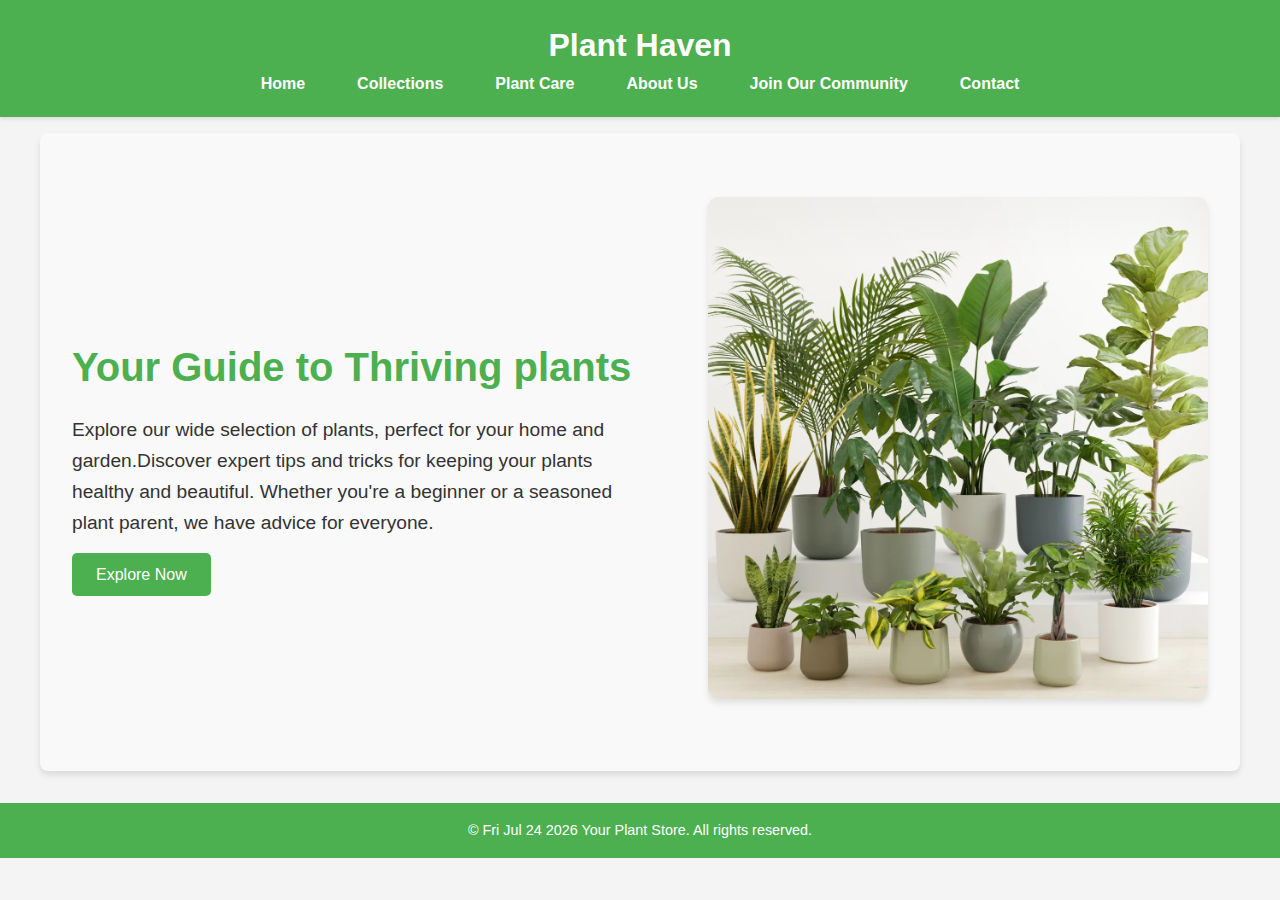
<file: index.html>
<!DOCTYPE html>
<html lang="en">
<head>
    <meta charset="UTF-8">
    <meta name="viewport" content="width=device-width, initial-scale=1.0">
    <title>Plant Store</title>
    <link rel="stylesheet" href="styles.css">
    <script src="script.js"></script>
</head>
<body>

    <!-- Header Section -->
    <header>
        <div class="container">
            <h1>Plant Haven</h1>
            <nav>
                <ul>
                    <li><a href="index.html">Home</a></li>
                    <li><a href="collections.html">Collections</a></li>
                    <li><a href="plant-care.html">Plant Care</a></li>
                    <li><a href="about.html">About Us</a></li>
                    <li><a href="join-community.html">Join Our Community</a></li>
                    <li><a href="contact.html">Contact</a></li>
                </ul>
            </nav>
        </div>
    </header>

   <!-- Hero Section -->
<section id="hero">
    <div class="hero-content">
        <div class="hero-text">
            <h2>Your Guide to Thriving plants</h2>
            <p>Explore our wide selection of plants, perfect for your home and garden.Discover expert tips and tricks for keeping your plants healthy and beautiful. Whether you're a beginner or a seasoned plant parent, we have advice for everyone.</p>
            <a href="collections.html" class="cta-button">Explore Now</a>
        </div>
        <div class="hero-image">
            <img src="images/hero-plant.jpg" alt="Beautiful green plants" />
        </div>
    </div>
</section>


    <!-- Footer Section -->
    <footer>
        <div class="container">
            <p>© <span id="footer-date"></span> Your Plant Store. All rights reserved.</p>
        </div>
    </footer>

</body>
</html>
</file>
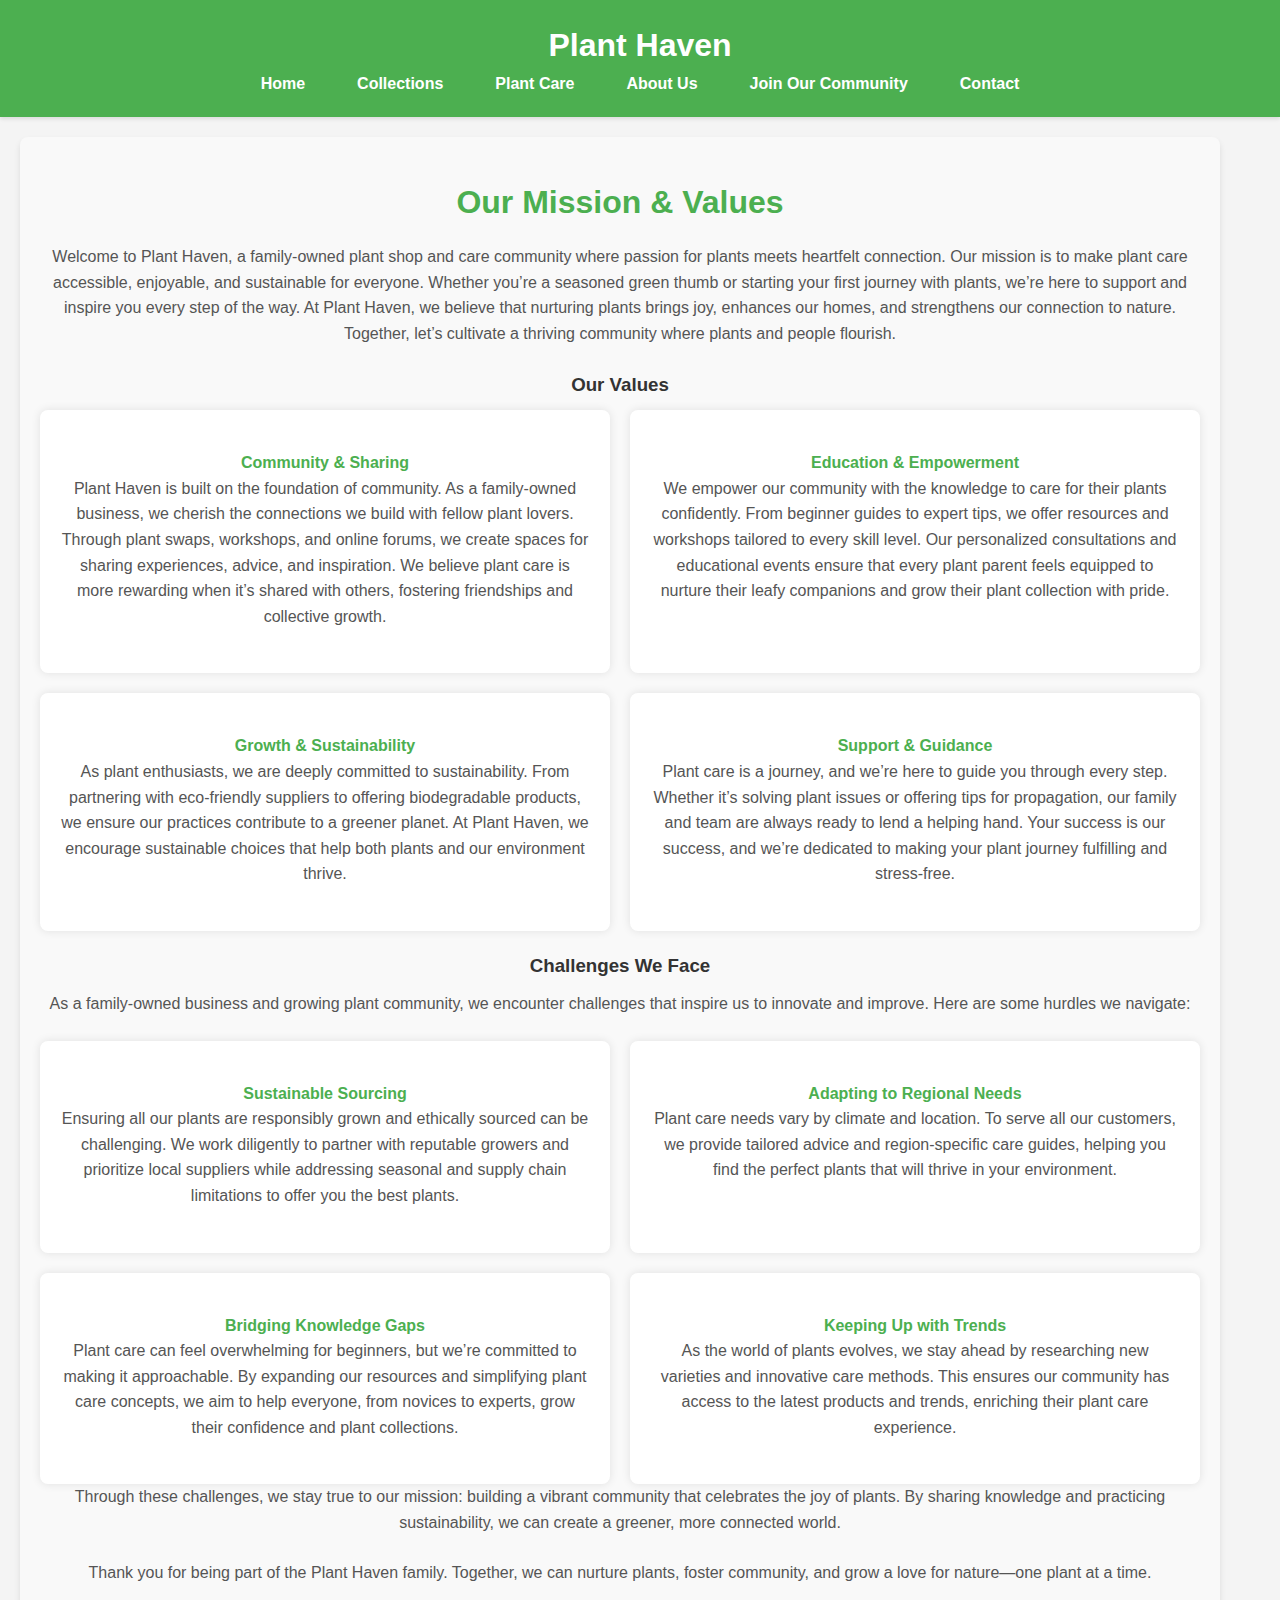
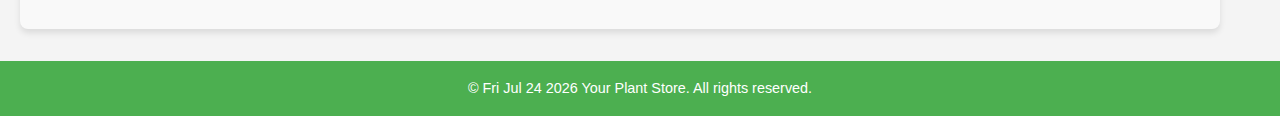
<file: about.html>
<!DOCTYPE html>
<html lang="en">
<head>
    <meta charset="UTF-8">
    <meta name="viewport" content="width=device-width, initial-scale=1.0">
    <title>About Us</title>
    <link rel="stylesheet" href="styles.css">
    <script src="script.js"></script>
</head>
<body>
    <header>
        <h1>Plant Haven</h1>
        <nav>
            <ul>
                <li><a href="index.html">Home</a></li>
                <li><a href="collections.html">Collections</a></li>
                <li><a href="plant-care.html">Plant Care</a></li>
                <li><a href="about.html">About Us</a></li>
                <li><a href="join-community.html">Join Our Community</a></li>
                <li><a href="contact.html">Contact</a></li>
            </ul>
        </nav>
    </header>

    <section class="about">
        <h2>Our Mission & Values</h2>
        <p>Welcome to Plant Haven, a family-owned plant shop and care community where passion for plants meets heartfelt connection. Our mission is to make plant care accessible, enjoyable, and sustainable for everyone. Whether you’re a seasoned green thumb or starting your first journey with plants, we’re here to support and inspire you every step of the way. At Plant Haven, we believe that nurturing plants brings joy, enhances our homes, and strengthens our connection to nature. Together, let’s cultivate a thriving community where plants and people flourish.</p>
        
        <h3>Our Values</h3>
        <div class="values">
            <div class="value">
                <h4>Community & Sharing</h4>
                <p>Plant Haven is built on the foundation of community. As a family-owned business, we cherish the connections we build with fellow plant lovers. Through plant swaps, workshops, and online forums, we create spaces for sharing experiences, advice, and inspiration. We believe plant care is more rewarding when it’s shared with others, fostering friendships and collective growth.</p>
            </div>
            <div class="value">
                <h4>Education & Empowerment</h4>
                <p>We empower our community with the knowledge to care for their plants confidently. From beginner guides to expert tips, we offer resources and workshops tailored to every skill level. Our personalized consultations and educational events ensure that every plant parent feels equipped to nurture their leafy companions and grow their plant collection with pride.</p>
            </div>
            <div class="value">
                <h4>Growth & Sustainability</h4>
                <p>As plant enthusiasts, we are deeply committed to sustainability. From partnering with eco-friendly suppliers to offering biodegradable products, we ensure our practices contribute to a greener planet. At Plant Haven, we encourage sustainable choices that help both plants and our environment thrive.</p>
            </div>
            <div class="value">
                <h4>Support & Guidance</h4>
                <p>Plant care is a journey, and we’re here to guide you through every step. Whether it’s solving plant issues or offering tips for propagation, our family and team are always ready to lend a helping hand. Your success is our success, and we’re dedicated to making your plant journey fulfilling and stress-free.</p>
            </div>
        </div>
    
        <h3>Challenges We Face</h3>
        <p>As a family-owned business and growing plant community, we encounter challenges that inspire us to innovate and improve. Here are some hurdles we navigate:</p>
        
        <div class="challenges">
            <div class="challenge">
                <h4>Sustainable Sourcing</h4>
                <p>Ensuring all our plants are responsibly grown and ethically sourced can be challenging. We work diligently to partner with reputable growers and prioritize local suppliers while addressing seasonal and supply chain limitations to offer you the best plants.</p>
            </div>
            <div class="challenge">
                <h4>Adapting to Regional Needs</h4>
                <p>Plant care needs vary by climate and location. To serve all our customers, we provide tailored advice and region-specific care guides, helping you find the perfect plants that will thrive in your environment.</p>
            </div>
            <div class="challenge">
                <h4>Bridging Knowledge Gaps</h4>
                <p>Plant care can feel overwhelming for beginners, but we’re committed to making it approachable. By expanding our resources and simplifying plant care concepts, we aim to help everyone, from novices to experts, grow their confidence and plant collections.</p>
            </div>
            <div class="challenge">
                <h4>Keeping Up with Trends</h4>
                <p>As the world of plants evolves, we stay ahead by researching new varieties and innovative care methods. This ensures our community has access to the latest products and trends, enriching their plant care experience.</p>
            </div>
        </div>
    
        <p>Through these challenges, we stay true to our mission: building a vibrant community that celebrates the joy of plants. By sharing knowledge and practicing sustainability, we can create a greener, more connected world.</p>
    
        <p>Thank you for being part of the Plant Haven family. Together, we can nurture plants, foster community, and grow a love for nature—one plant at a time.</p>
    </section>
    

    <footer>
        <p>© <span id="footer-date"></span> Your Plant Store. All rights reserved.</p>
    </footer>
</body>
</html>
</file>
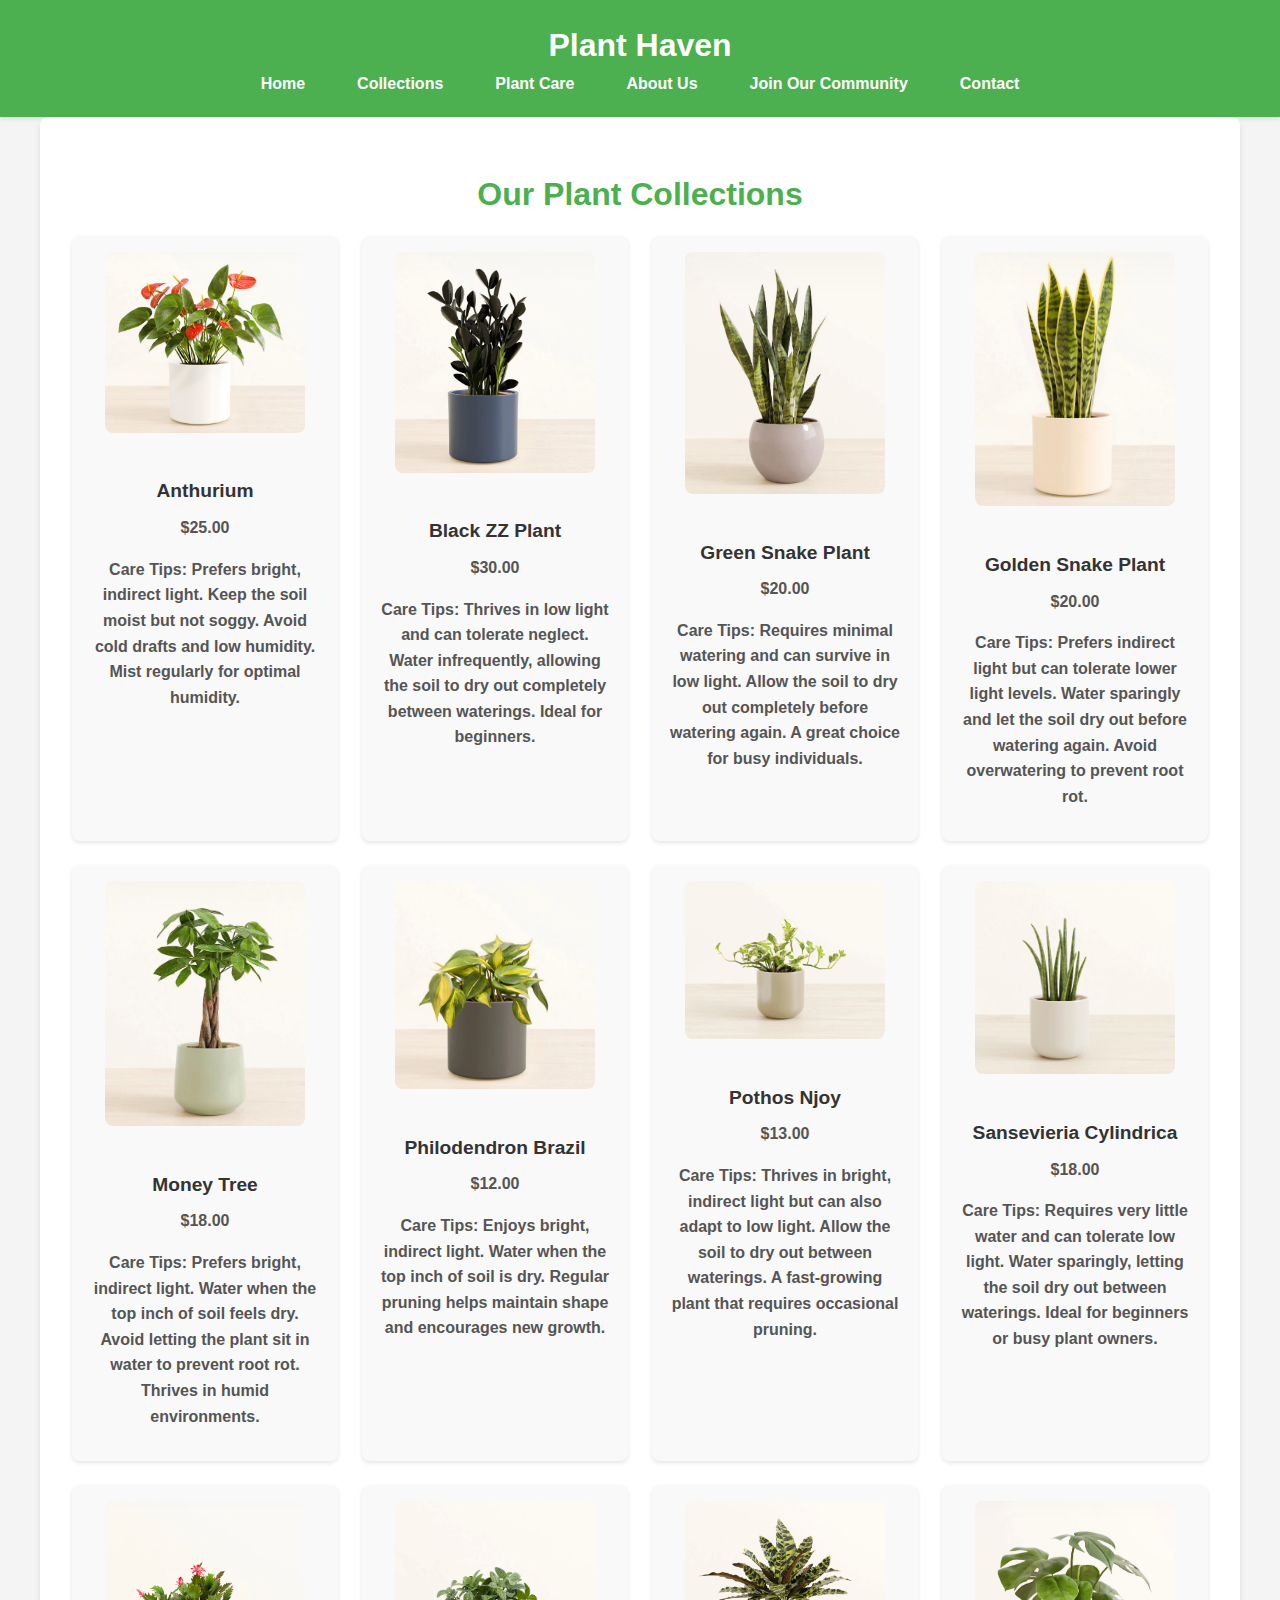
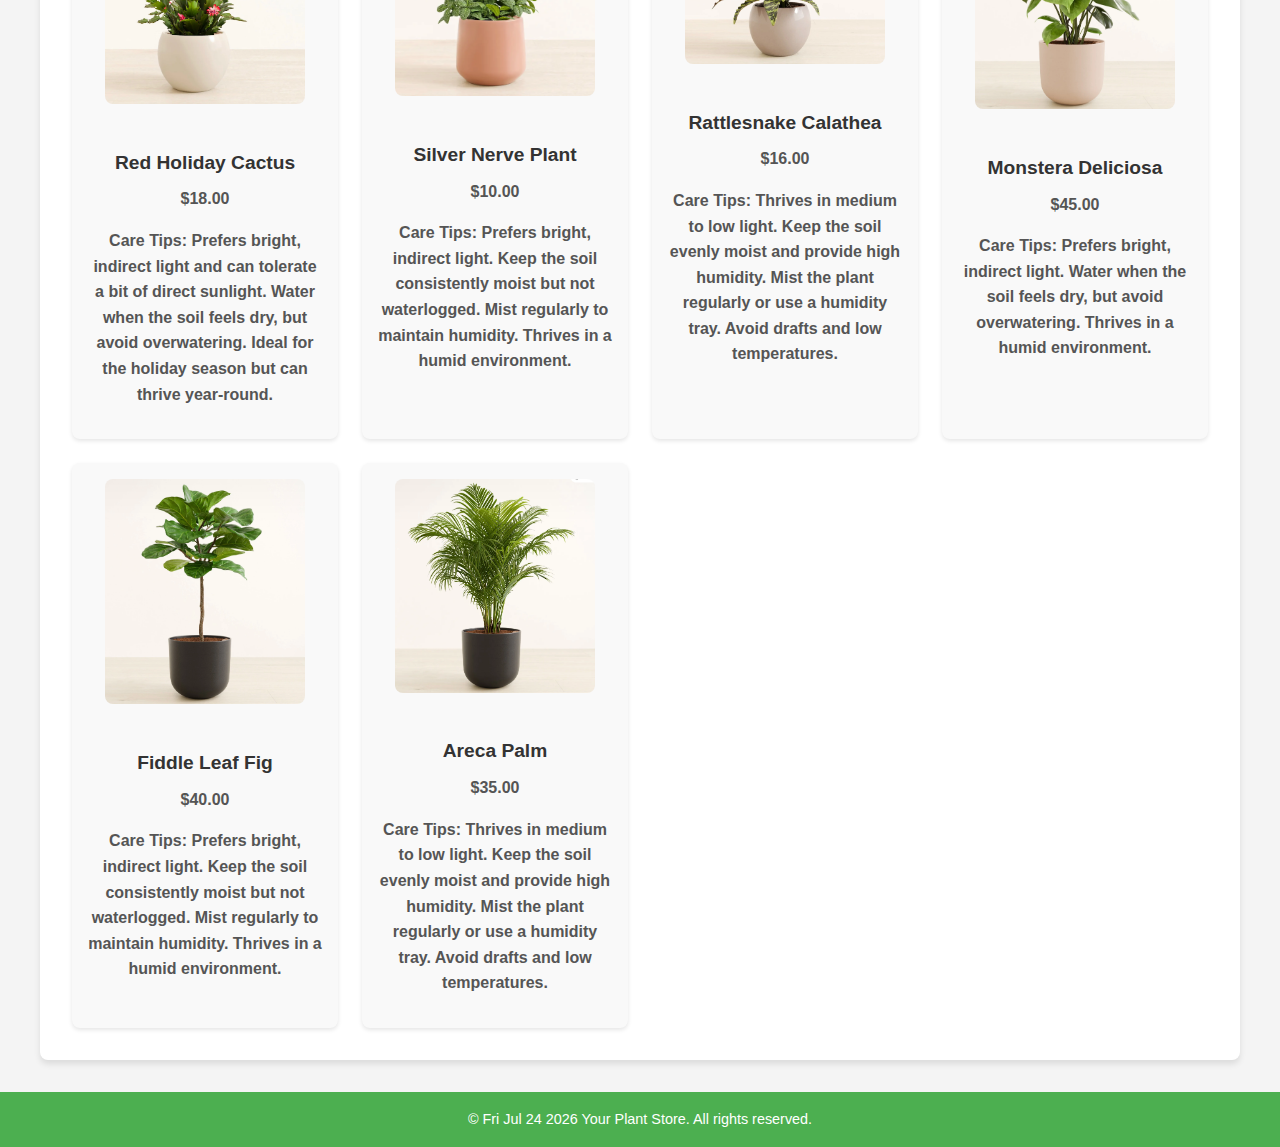
<file: collections.html>
<!DOCTYPE html>
<html lang="en">
<head>
    <meta charset="UTF-8">
    <meta name="viewport" content="width=device-width, initial-scale=1.0">
    <title>Plant Collections</title>
    <link rel="stylesheet" href="styles.css">
    <script src="script.js"></script>
</head>
<body>
    <header>
        <h1>Plant Haven</h1>
        <nav>
            <ul>
                <li><a href="index.html">Home</a></li>
                <li><a href="collections.html">Collections</a></li>
                <li><a href="plant-care.html">Plant Care</a></li>
                <li><a href="about.html">About Us</a></li>
                <li><a href="join-community.html">Join Our Community</a></li>
                <li><a href="contact.html">Contact</a></li>
            </ul>
        </nav>
    </header>

    <section class="grid-container">
        <h2>Our Plant Collections</h2>
        <div class="product-grid">
            <div class="product-item">
                <img src="images/Anthurium.jpg" alt="Anthurium">
                <h3>Anthurium</h3>
                <p>$25.00</p>
                <p><strong>Care Tips:</strong> Prefers bright, indirect light. Keep the soil moist but not soggy. Avoid cold drafts and low humidity. Mist regularly for optimal humidity.</p>
            </div>
            <div class="product-item">
                <img src="images/Black ZZ Plant.jpg" alt="Black ZZ Plant">
                <h3>Black ZZ Plant</h3>
                <p>$30.00</p>
                <p><strong>Care Tips:</strong> Thrives in low light and can tolerate neglect. Water infrequently, allowing the soil to dry out completely between waterings. Ideal for beginners.</p>
            </div>
            <div class="product-item">
                <img src="images/Green Snake Plant.jpg" alt="Green Snake Plant">
                <h3>Green Snake Plant</h3>
                <p>$20.00</p>
                <p><strong>Care Tips:</strong> Requires minimal watering and can survive in low light. Allow the soil to dry out completely before watering again. A great choice for busy individuals.</p>
            </div>
            <div class="product-item">
                <img src="images/Golden Snake Plant.jpg" alt="Golden Snake Plant">
                <h3>Golden Snake Plant</h3>
                <p>$20.00</p>
                <p><strong>Care Tips:</strong> Prefers indirect light but can tolerate lower light levels. Water sparingly and let the soil dry out before watering again. Avoid overwatering to prevent root rot.</p>
            </div>
            <div class="product-item">
                <img src="images/Money Tree.jpg" alt="Money Tree">
                <h3>Money Tree</h3>
                <p>$18.00</p>
                <p><strong>Care Tips:</strong> Prefers bright, indirect light. Water when the top inch of soil feels dry. Avoid letting the plant sit in water to prevent root rot. Thrives in humid environments.</p>
            </div>
            <div class="product-item">
                <img src="images/Philodendron Brazil.jpg" alt="Philodendron Brazil">
                <h3>Philodendron Brazil</h3>
                <p>$12.00</p>
                <p><strong>Care Tips:</strong> Enjoys bright, indirect light. Water when the top inch of soil is dry. Regular pruning helps maintain shape and encourages new growth.</p>
            </div>
            <div class="product-item">
                <img src="images/Pothos Njoy.jpg" alt="Pothos Njoy">
                <h3>Pothos Njoy</h3>
                <p>$13.00</p>
                <p><strong>Care Tips:</strong> Thrives in bright, indirect light but can also adapt to low light. Allow the soil to dry out between waterings. A fast-growing plant that requires occasional pruning.</p>
            </div>
            <div class="product-item">
                <img src="images/Sansevieria Cylindrica.jpg" alt="Sansevieria Cylindrica">
                <h3>Sansevieria Cylindrica</h3>
                <p>$18.00</p>
                <p><strong>Care Tips:</strong> Requires very little water and can tolerate low light. Water sparingly, letting the soil dry out between waterings. Ideal for beginners or busy plant owners.</p>
            </div>
            <div class="product-item">
                <img src="images/Red Holiday Cactus.jpg" alt="Red Holiday Cactus">
                <h3>Red Holiday Cactus</h3>
                <p>$18.00</p>
                <p><strong>Care Tips:</strong> Prefers bright, indirect light and can tolerate a bit of direct sunlight. Water when the soil feels dry, but avoid overwatering. Ideal for the holiday season but can thrive year-round.</p>
            </div>
            <div class="product-item">
                <img src="images/Silver Nerve Plant.jpg" alt="Silver Nerve Plant">
                <h3>Silver Nerve Plant</h3>
                <p>$10.00</p>
                <p><strong>Care Tips:</strong> Prefers bright, indirect light. Keep the soil consistently moist but not waterlogged. Mist regularly to maintain humidity. Thrives in a humid environment.</p>
            </div>
            <div class="product-item">
                <img src="images/Rattlesnake Calathea.jpg" alt="Rattlesnake Calathea">
                <h3>Rattlesnake Calathea</h3>
                <p>$16.00</p>
                <p><strong>Care Tips:</strong> Thrives in medium to low light. Keep the soil evenly moist and provide high humidity. Mist the plant regularly or use a humidity tray. Avoid drafts and low temperatures.</p>
            </div>
            <div class="product-item">
                <img src="images/Monstera Deliciosa.jpg" alt="Monstera Deliciosa">
                <h3>Monstera Deliciosa</h3>
                <p>$45.00</p>
                <p><strong>Care Tips:</strong> Prefers bright, indirect light. Water when the soil feels dry, but avoid overwatering. Thrives in a humid environment.</p>
            </div>
            <div class="product-item">
                <img src="images/Fiddle Leaf Fig.jpg" alt="Fiddle Leaf Fig">
                <h3>Fiddle Leaf Fig</h3>
                <p>$40.00</p>
                <p><strong>Care Tips:</strong> Prefers bright, indirect light. Keep the soil consistently moist but not waterlogged. Mist regularly to maintain humidity. Thrives in a humid environment.</p>
            </div>
            <div class="product-item">
                <img src="images/Areca Palm.jpg" alt="Areca Palm">
                <h3>Areca Palm</h3>
                <p>$35.00</p>
                <p><strong>Care Tips:</strong> Thrives in medium to low light. Keep the soil evenly moist and provide high humidity. Mist the plant regularly or use a humidity tray. Avoid drafts and low temperatures.</p>
            </div>
        </div>
    </section>
    

    

    <footer>
        <p>© <span id="footer-date"></span> Your Plant Store. All rights reserved.</p>
    </footer>
</body>
</html>
</file>
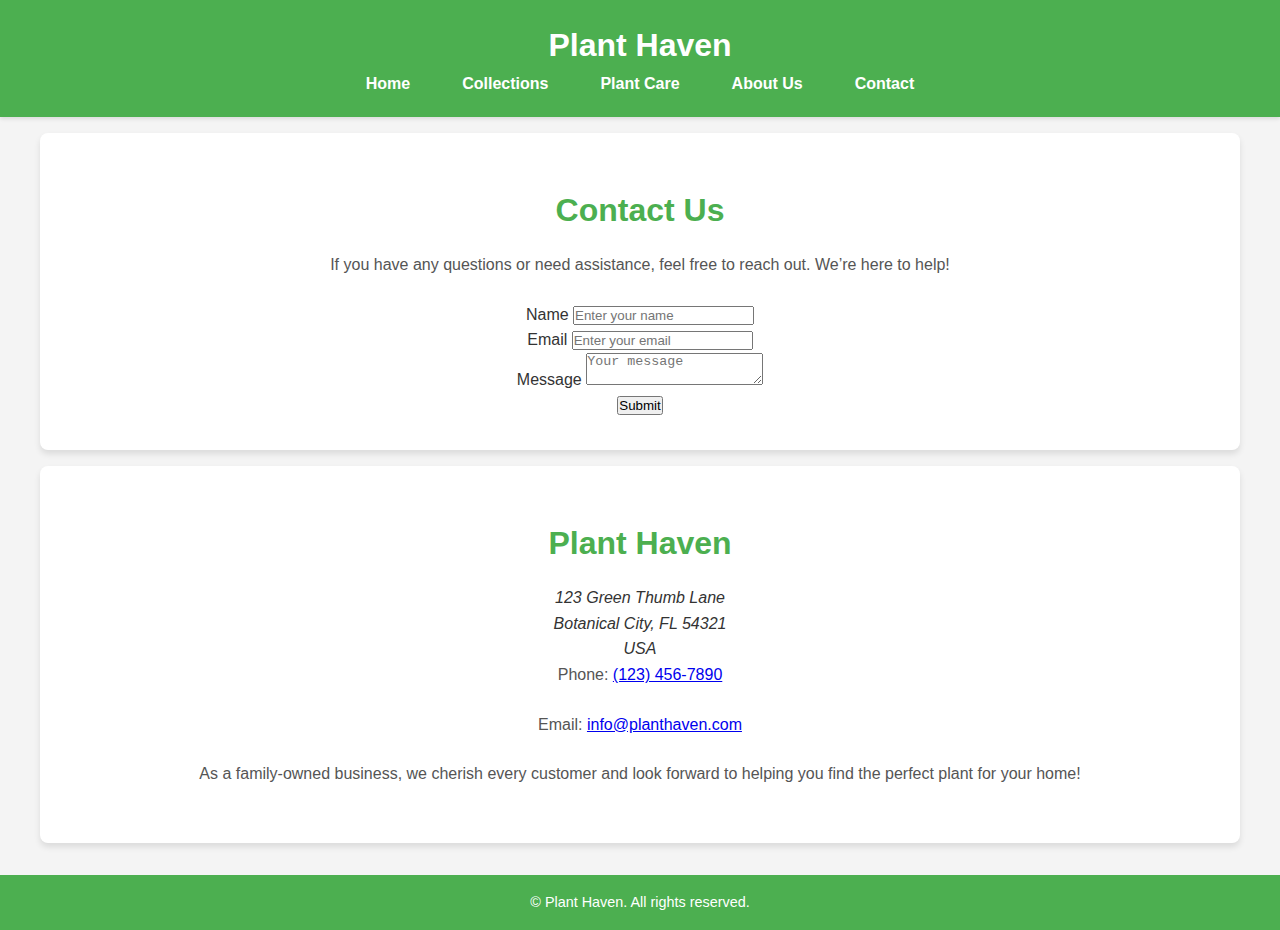
<file: contact.html>
<!DOCTYPE html>
<html lang="en">
<head>
    <meta charset="UTF-8">
    <meta name="viewport" content="width=device-width, initial-scale=1.0">
    <title>Contact Us</title>
    <link rel="stylesheet" href="styles.css">
</head>
<body>
    <header>
        <h1>Plant Haven</h1>
        <nav>
            <ul>
                <li><a href="index.html">Home</a></li>
                <li><a href="collections.html">Collections</a></li>
                <li><a href="plant-care.html">Plant Care</a></li>
                <li><a href="about.html">About Us</a></li>
                <li><a href="contact.html">Contact</a></li>
            </ul>
        </nav>
    </header>
    
        <!-- Contact Section -->
        <section class="contact">
            <h2>Contact Us</h2>
            <p>If you have any questions or need assistance, feel free to reach out. We’re here to help!</p>
            
            <form action="#" method="POST" onsubmit="return validateContactForm()">
                <div class="form-row">
                    <label for="name">Name</label>
                    <input type="text" id="name" name="name" placeholder="Enter your name" required>
                </div>
                
                <div class="form-row">
                    <label for="email">Email</label>
                    <input type="email" id="email" name="email" placeholder="Enter your email" required>
                </div>
                
                <div class="form-row">
                    <label for="message">Message</label>
                    <textarea id="message" name="message" placeholder="Your message" required></textarea>
                </div>
                
                <button type="submit">Submit</button>
            </form>
        </section>
    
        <section class="contact">
        <h2>Plant Haven</h2>
        <address>
            123 Green Thumb Lane<br>
            Botanical City, FL 54321<br>
            USA
        </address>
        <p>Phone: <a href="tel:+1234567890">(123) 456-7890</a></p>
        <p>Email: <a href="mailto:info@planthaven.com">info@planthaven.com</a></p>
        <p>As a family-owned business, we cherish every customer and look forward to helping you find the perfect plant for your home!</p>
    </section>
    
        <footer>
            <div class="container">
                <p>© <span id="footer-date"></span> Plant Haven. All rights reserved.</p>
            </div>
        </footer>
    </body>
    </html>
</file>
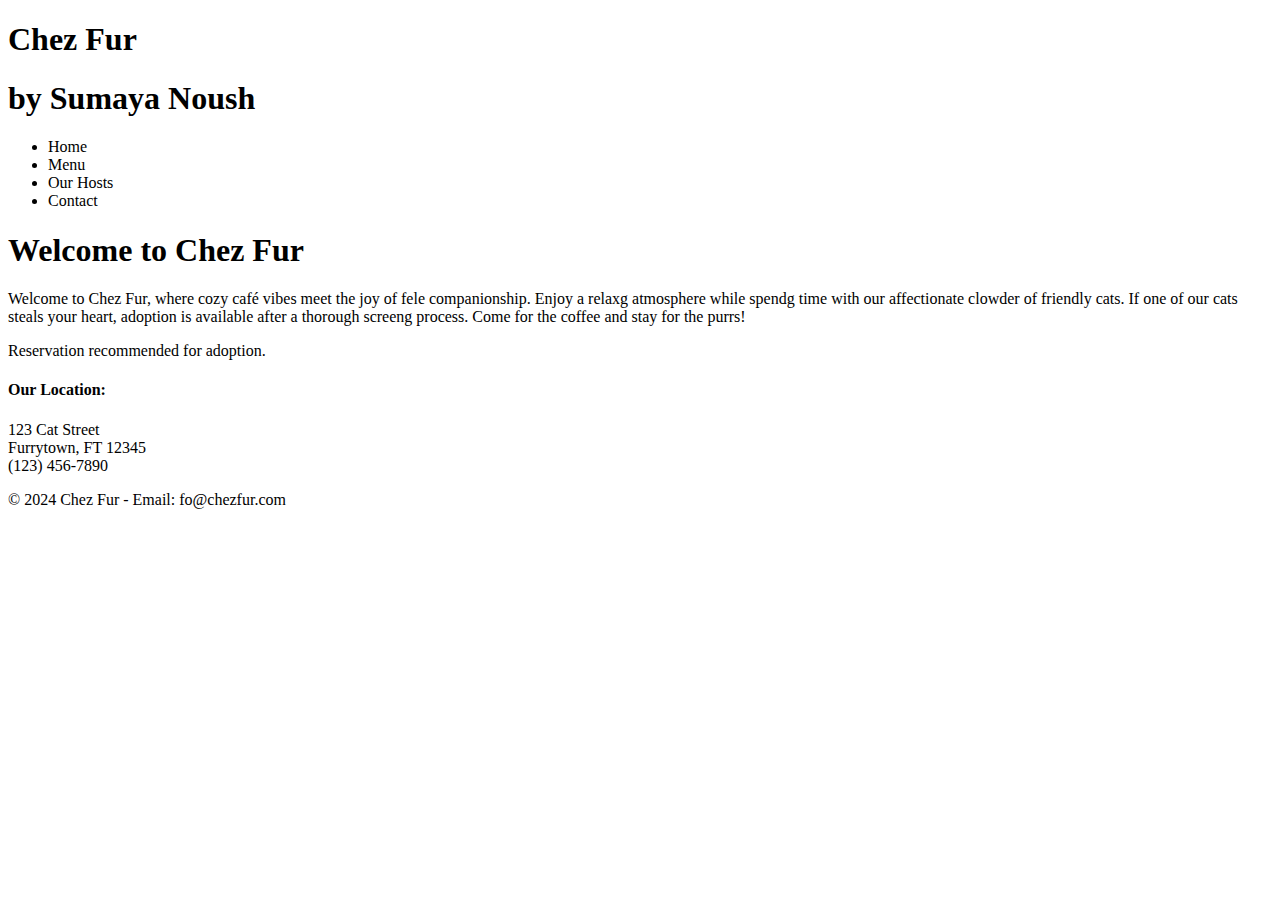
<file: Index1.html>
<!DOCTYPE html>
<html lang="en">
<head>
    <meta charset="UTF-8">
    <meta http-equiv="X-UA-Compatible" content="IE=edge">
    <meta name="viewport" content="width=device-width, itial-scale=1.0">
    <title>Chez Fur</title>
    <lk rel="stylesheet" type="text/css" href="stylesheets/ChezFur.css">

</head>
<body>
    <header>
        <h1>Chez Fur</h1>
        <h1>by Sumaya Noush</h1>
        <meta name="viewport" content="width=device-width, itial-scale=1.0">

    </header>
    
    <nav>
        <ul>
            <li>Home</li>  
            <li>Menu</li>  
            <li>Our Hosts</li>  
            <li>Contact</li>
        </ul>
    </nav>

    <ma>
        <h1>Welcome to Chez Fur</h1>
        <p>Welcome to Chez Fur, where cozy café vibes meet the joy of fele companionship. Enjoy a relaxg atmosphere while spendg time with our affectionate clowder of friendly cats. If one of our cats steals your heart, adoption is available after a thorough screeng process. Come for the coffee and stay for the purrs!</p>
        <p>Reservation recommended for adoption.</p>

        <h4>Our Location:</h4>
        <p>
            123 Cat Street<br>
            Furrytown, FT 12345<br>
            (123) 456-7890
        </p>
    </ma>

    <footer>
        <p>&copy; 2024 Chez Fur - Email: fo@chezfur.com</p>
    </footer>
</body>
</html>
</file>
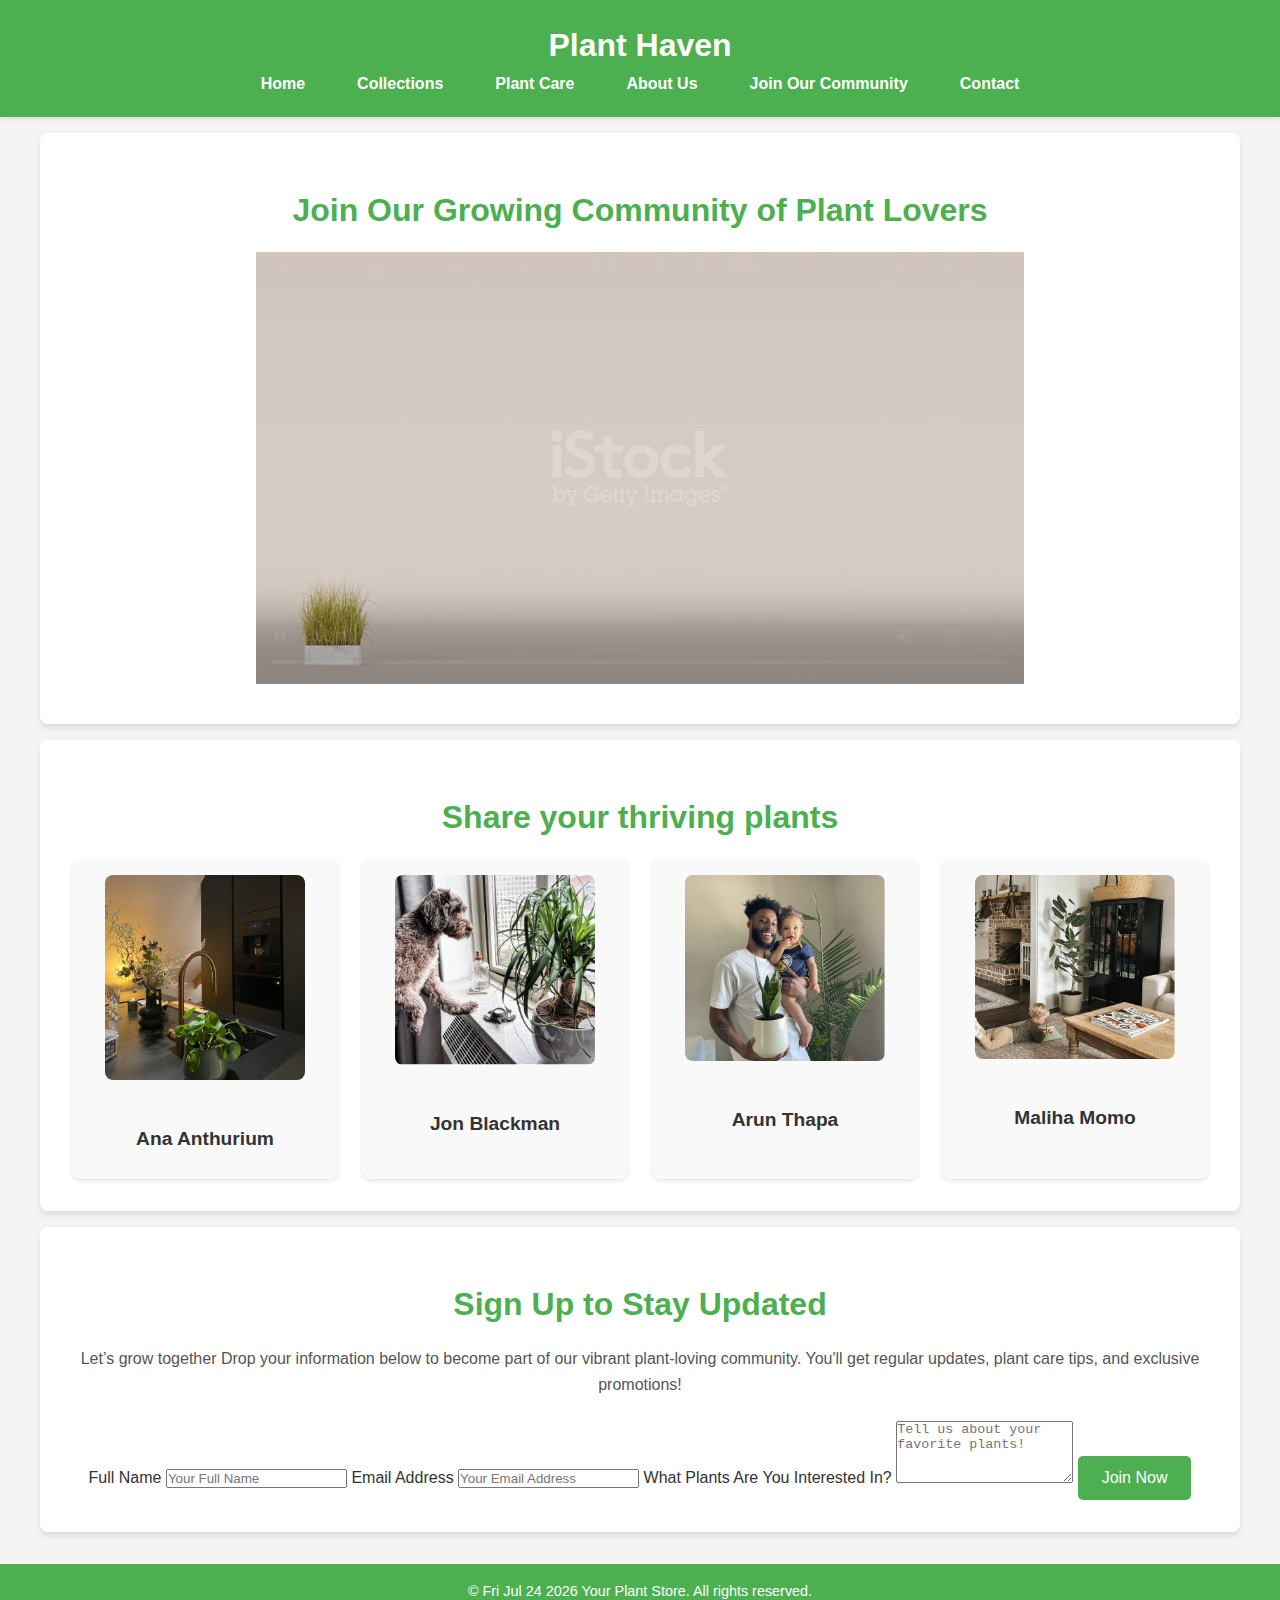
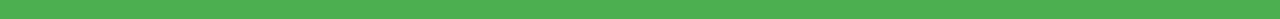
<file: join-community.html>
<!DOCTYPE html>
<html lang="en">
<head>
    <meta charset="UTF-8">
    <meta name="viewport" content="width=device-width, initial-scale=1.0">
    <title>Join Our Community</title>
    <link rel="stylesheet" href="styles.css">
    <script src="script.js"></script>
</head>
<body>

    <!-- Header Section -->
    <header>
        <div class="container">
            <h1>Plant Haven</h1>
            <nav>
                <ul>
                    <li><a href="index.html">Home</a></li>
                    <li><a href="collections.html">Collections</a></li>
                    <li><a href="plant-care.html">Plant Care</a></li>
                    <li><a href="about.html">About Us</a></li>
                    <li><a href="join-community.html">Join Our Community</a></li>
                    <li><a href="contact.html">Contact</a></li>
                </ul>
            </nav>
        </div>
    </header>

     <!-- Video Section -->
     <section id="video-section">
        <h2>Join Our Growing Community of Plant Lovers</h2>
         <video controls autoplay muted loop class="video-container">
            <source src="Media/plants.mp4" type="video/mp4">
            Your browser does not support the video tag.
        </video>
    </section>

    <div class="grid-container">
        <h2>Share your thriving plants</h2>
        <div class="product-grid">
            <div class="product-item">
                <img src="images/SS1.jpg" alt="Anthurium">
                <h3>Ana Anthurium</h3>
            </div>
            <div class="product-item">
                <img src="images/SS2.jpg" alt="Black ZZ Plant">
                <h3>Jon Blackman</h3>
            </div>
            <div class="product-item">
                <img src="images/SS3.jpg" alt="Anthurium">
                <h3>Arun Thapa</h3>
            </div>
            <div class="product-item">
                <img src="images/SS4.jpg" alt="Black ZZ Plant">
                <h3>Maliha Momo</h3>
            </div>
        </div>
    </div>
    

    <!-- Community Join Section -->
    <section id="community">
        <div class="container">
            <h2>Sign Up to Stay Updated</h2>
            <p>Let’s grow together
                Drop your information below to become part of our vibrant plant-loving community. You'll get regular updates, plant care tips, and exclusive promotions!</p>

            <form action="submit-form.php" method="POST">
                <label for="name">Full Name</label>
                <input type="text" id="name" name="name" required placeholder="Your Full Name">

                <label for="email">Email Address</label>
                <input type="email" id="email" name="email" required placeholder="Your Email Address">

                <label for="interests">What Plants Are You Interested In?</label>
                <textarea id="interests" name="interests" placeholder="Tell us about your favorite plants!" rows="4"></textarea>

                <button type="submit" class="cta-button">Join Now</button>
            </form>
        </div>
    </section>

    <!-- Footer Section -->
    <footer>
        <div class="container">
            <p>© <span id="footer-date"></span> Your Plant Store. All rights reserved.</p>
        </div>
    </footer>

</body>
</html>
</file>
<file: styles.css>
/* General Reset */
* {
    margin: 0;
    padding: 0;
    box-sizing: border-box;
}

/* Body and Global Styles */
body {
    font-family: 'Arial', sans-serif;
    line-height: 1.6;
    color: #333;
    background-color: #f9f9f9;
    margin: 0;
    padding: 2rem;
}

/* Header Styles */
header {
    background-color: #4CAF50; /* Green theme for plants */
    color: white;
    padding: 1rem 0;
    text-align: center;
    box-shadow: 0 2px 4px rgba(0, 0, 0, 0.1);
}

header h1 {
    font-size: 2rem;
    margin-bottom: 0.5rem;
}

nav ul {
    list-style: none;
    display: flex;
    justify-content: center;
    gap: 1.5rem;
    padding: 0;
}

nav ul li a {
    text-decoration: none;
    color: white;
    font-weight: bold;
    padding: 0.5rem 1rem;
    transition: background-color 0.3s ease;
}

nav ul li a:hover {
    background-color: #45a049;
    border-radius: 5px;
}

/* Hero Section */
#hero {
    background-color: #f9f9f9;
    padding: 4rem 2rem;
    display: flex;
    align-items: center;
    justify-content: center;
    flex-wrap: wrap;
}

.hero-content {
    display: flex;
    align-items: center;
    justify-content: space-between;
    max-width: 1200px;
    width: 100%;
    gap: 2rem;
}

.hero-text {
    max-width: 50%;
    text-align: left;
}

.hero-text h2 {
    font-size: 2.5rem;
    margin-bottom: 1rem;
    color: #4CAF50;
}

.hero-text p {
    font-size: 1.2rem;
    margin-bottom: 1.5rem;
    color: #333;
}

.cta-button {
    background-color: #4CAF50;
    color: white;
    padding: 0.8rem 1.5rem;
    border: none;
    border-radius: 5px;
    text-decoration: none;
    font-size: 1rem;
    transition: background-color 0.3s ease;
}

.cta-button:hover {
    background-color: #45a049;
}

.hero-image {
    max-width: 50%;
    text-align: center;
}

.hero-image img {
    width: 100%;
    max-width: 500px;
    border-radius: 10px;
    box-shadow: 0 4px 6px rgba(0, 0, 0, 0.1);
}

/* Responsive Design for Hero Section */
@media (max-width: 1024px) {
    #hero {
        padding: 3rem 1.5rem;
    }

    .hero-content {
        flex-direction: column;
    }

    .hero-text, .hero-image {
        max-width: 100%;
        text-align: center;
    }

    .hero-image img {
        max-width: 300px;
    }
}

/* Section Styles */
section {
    padding: 2rem 1.5rem;
    text-align: center;
    background-color: white;
    margin: 1rem auto;
    max-width: 1200px;
    border-radius: 8px;
    box-shadow: 0 4px 6px rgba(0, 0, 0, 0.1);
}

section h2 {
    font-size: 2rem;
    margin-bottom: 1rem;
    color: #4CAF50;
}

section p {
    font-size: 1rem;
    margin-bottom: 1.5rem;
    color: #555;
}

/* Contact and Join Us Section */
.contact-join-section {
    display: flex;
    flex-wrap: wrap;
    justify-content: space-between;
    align-items: flex-start;
    gap: 2rem;
    padding: 2rem;
    background-color: white;
    border-radius: 8px;
    box-shadow: 0 4px 6px rgba(0, 0, 0, 0.1);
    max-width: 1200px;
    margin: 2rem auto;
}

.contact-form, .join-us-form {
    flex: 1;
    min-width: 300px;
    padding: 1rem;
    background-color: #f9f9f9;
    border-radius: 8px;
    box-shadow: 0 2px 4px rgba(0, 0, 0, 0.1);
}

.contact-form h3, .join-us-form h3 {
    font-size: 1.5rem;
    margin-bottom: 1rem;
    color: #4CAF50;
}

.contact-form form, .join-us-form form {
    display: flex;
    flex-direction: column;
    gap: 1rem;
}

.contact-form label, .join-us-form label {
    font-size: 1rem;
    color: #333;
}

.contact-form input, .contact-form textarea, 
.join-us-form input {
    width: 100%;
    padding: 0.8rem;
    font-size: 1rem;
    border: 1px solid #ccc;
    border-radius: 5px;
}

.contact-form textarea {
    height: 100px;
    resize: none;
}

.contact-form button, .join-us-form button {
    background-color: #4CAF50;
    color: white;
    padding: 0.8rem 1rem;
    border: none;
    border-radius: 5px;
    font-size: 1rem;
    cursor: pointer;
    transition: background-color 0.3s ease;
}

.contact-form button:hover, .join-us-form button:hover {
    background-color: #45a049;
}

/* Responsive Design for Contact and Join Us */
@media (max-width: 768px) {
    .contact-join-section {
        flex-direction: column;
    }
}

/* Footer Styles */
footer {
    background-color: #4CAF50;
    color: white;
    text-align: center;
    padding: 1rem 0;
    margin-top: 2rem;
}

footer p {
    font-size: 0.9rem;
}

/* Collections Section Styles */
.collections {
    padding: 2rem 1.5rem;
    text-align: center;
    background-color: white;
    margin: 1rem auto;
    max-width: 1200px;
    border-radius: 8px;
    box-shadow: 0 4px 6px rgba(0, 0, 0, 0.1);
}

.collections h2 {
    font-size: 2rem;
    margin-bottom: 2rem;
    color: #4CAF50;
}

/* Grid-Container Styles */
.grid-container {
    padding: 2rem;
    text-align: center;
    background-color: #fff;
    max-width: 1200px;
    margin: 0 auto;
    border-radius: 8px;
    box-shadow: 0 4px 6px rgba(0, 0, 0, 0.1);
}

/* Title */
.grid-container h2 {
    font-size: 2rem;
    margin-bottom: 1rem;
    color: #4CAF50;
}

/* Grid Layout */
.product-grid {
    display: grid;
    grid-template-columns: repeat(auto-fit, minmax(250px, 1fr)); /* Responsive layout */
    gap: 1.5rem;
}

/* Product Item */
.product-item {
    background-color: #f9f9f9;
    border-radius: 8px;
    padding: 1rem;
    box-shadow: 0 2px 4px rgba(0, 0, 0, 0.1);
    text-align: center;
    transition: transform 0.3s ease, box-shadow 0.3s ease;
}

.product-item:hover {
    transform: translateY(-5px);
    box-shadow: 0 4px 8px rgba(0, 0, 0, 0.2);
}

/* Product Image */
.product-item img {
    width: 100%;
    max-width: 200px;
    border-radius: 8px;
    margin-bottom: 1rem;
}

/* Product Text */
.product-item h3 {
    font-size: 1.2rem;
    color: #333;
    margin-bottom: 0.5rem;
}

.product-item p {
    font-size: 1rem;
    font-weight: bold;
    margin-bottom: 1rem;
    color: #555;
}

/* Add to Cart Button */
.product-item .cta-button {
    background-color: #4CAF50;
    color: white;
    padding: 0.5rem 1rem;
    border: none;
    border-radius: 5px;
    text-decoration: none;
    font-size: 1rem;
    transition: background-color 0.3s ease;
}

.product-item .cta-button:hover {
    background-color: #45a049;
}

/* Aside Section Styling */
.aside-left {
    background-color: #f1f1f1;
    padding: 2rem;
    margin-bottom:
}

/*Flexboxes
/* General body styles */
body {
    font-family: Arial, sans-serif;
    line-height: 1.6;
    margin: 0;
    padding: 0;
}

header {
    background-color: #4CAF50;
    color: white;
    text-align: center;
    padding: 20px;
}

header h1 {
    margin: 0;
}

nav ul {
    list-style: none;
    padding: 0;
    display: flex;
    justify-content: center;
    gap: 20px;
}

nav ul li {
    display: inline;
}

nav ul li a {
    color: white;
    text-decoration: none;
    font-weight: bold;
}

/* About section styles */
.about {
    padding: 20px;
    background-color: #f9f9f9;
    margin: 20px;
}

h2, h3, h4 {
    margin-top: 20px;
}

.values, .challenges {
    display: flex;
    flex-wrap: wrap;
    gap: 20px;
    justify-content: space-between;
}

.value, .challenge {
    flex: 1 1 45%;
    background-color: #ffffff;
    padding: 20px;
    box-shadow: 0 0 10px rgba(0, 0, 0, 0.1);
    border-radius: 8px;
}

.value h4, .challenge h4 {
    color: #4CAF50;
}

/* Adjust for smaller screens */
@media (max-width: 768px) {
    .value, .challenge {
        flex: 1 1 100%;
    }

    nav ul {
        flex-direction: column;
    }
}

/*Box Model
/* General body and layout */
body {
    font-family: Arial, sans-serif;
    line-height: 1.6;
    margin: 0;
    padding: 0;
    background-color: #f4f4f4;
}

h2, h3 {
    margin-bottom: 10px;
}

dl {
    margin: 0;
    padding: 0;
}

dt {
    font-weight: bold;
    margin-top: 10px;
}

dd {
    margin-left: 20px;
    margin-bottom: 10px;
}

/* Styling for the aside-left box */
.aside-left {
    width: 30%; /* Sets the width of the aside */
    padding: 15px; /* Adds padding inside the aside box */
    margin-right: 20px; /* Creates space to the right */
    background-color: #ffffff;
    border: 2px solid #4CAF50; /* Green border for a natural look */
    box-sizing: border-box; /* Ensures padding and border are included in width */
    margin-top: 20px;
    border-radius: 8px; /* Rounded corners */
    box-shadow: 0 0 10px rgba(0, 0, 0, 0.1); /* Adds subtle shadow */
}

/* Care-right section styles */
.care-right {
    width: 65%; /* Sets width of the care-right section */
    padding: 20px; /* Adds padding inside the section */
    background-color: #ffffff;
    border: 2px solid #4CAF50;
    box-sizing: border-box;
    margin-top: 20px;
    border-radius: 8px;
    box-shadow: 0 0 10px rgba(0, 0, 0, 0.1);
}

/* Care-section styling */
.care-section {
    margin-bottom: 20px;
}

.care-heading {
    color: #4CAF50;
    font-size: 24px;
    margin-bottom: 15px;
}

/* Media query for responsiveness */
@media (max-width: 768px) {
    .aside-left {
        width: 100%; /* Makes aside take full width on smaller screens */
        margin-right: 0;
        margin-bottom: 20px;
    }

    .care-right {
        width: 100%; /* Makes care-right section take full width on smaller screens */
    }
}
</file>
